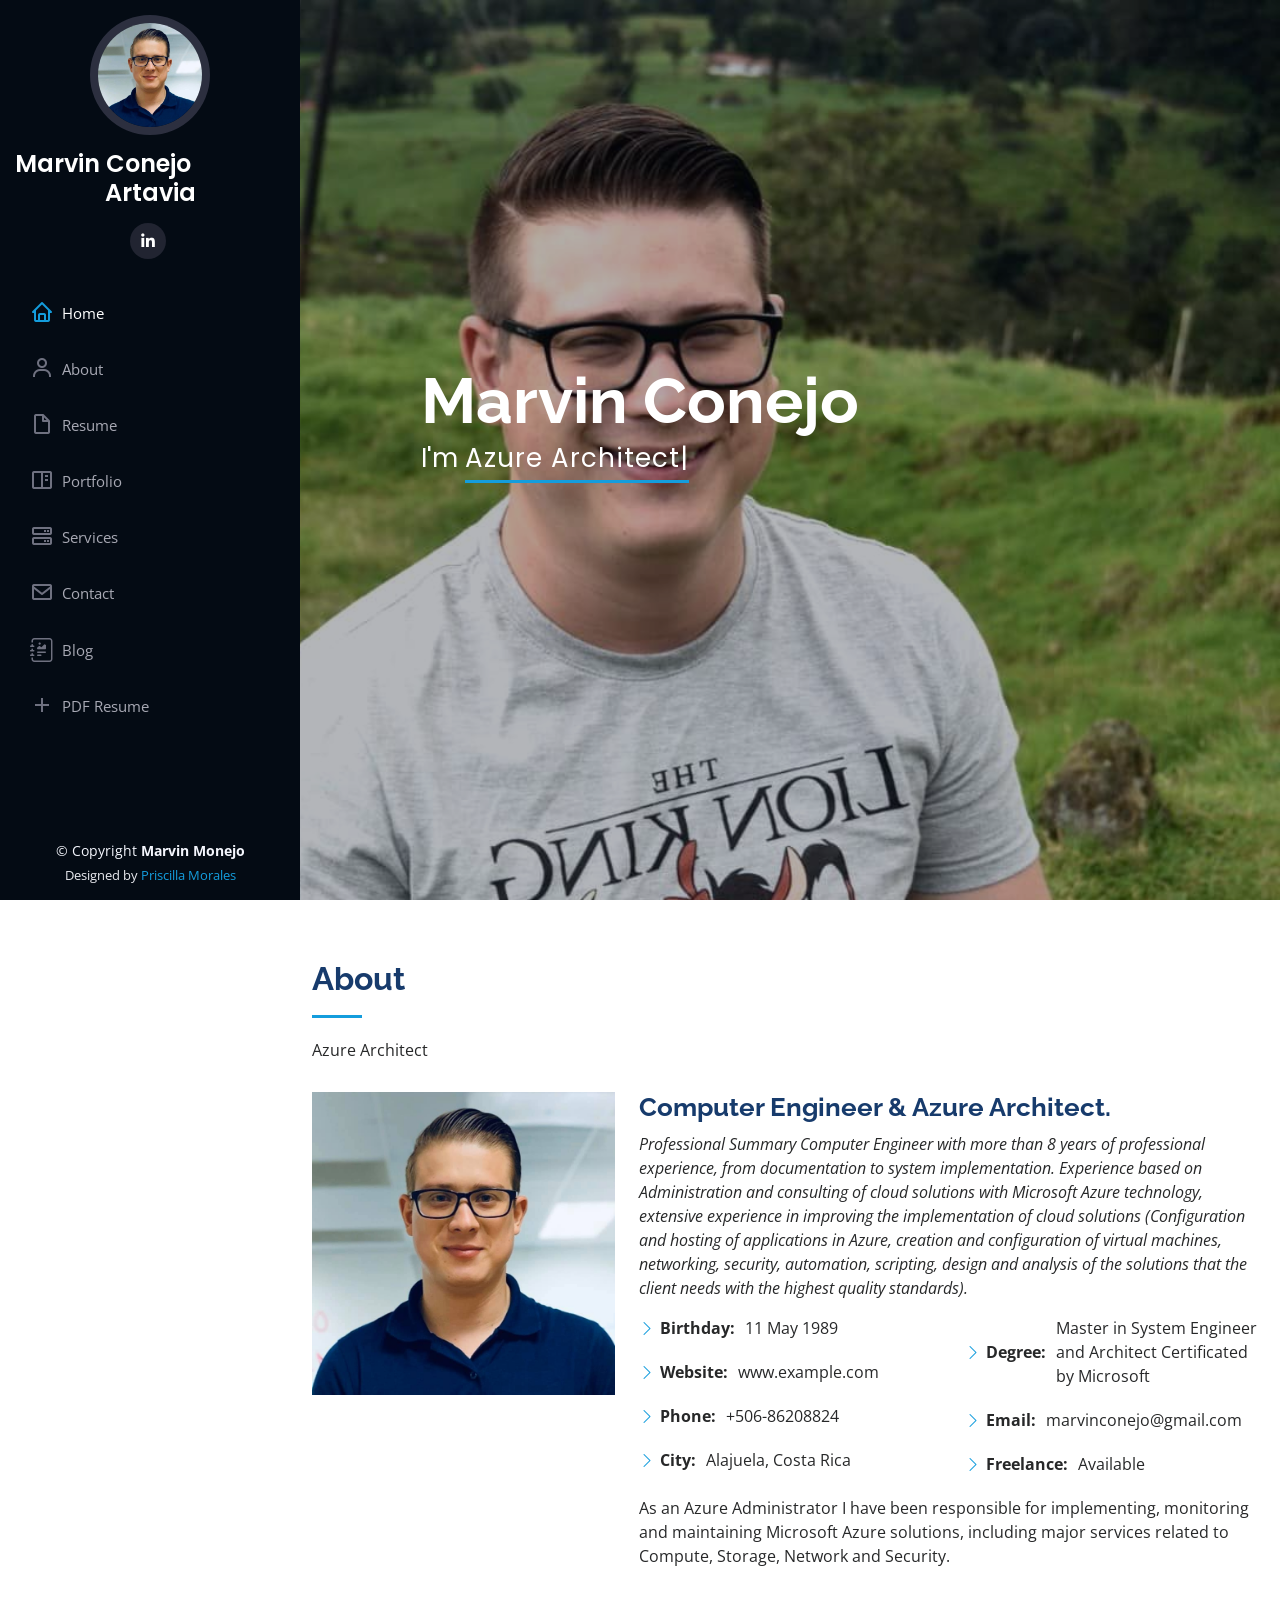
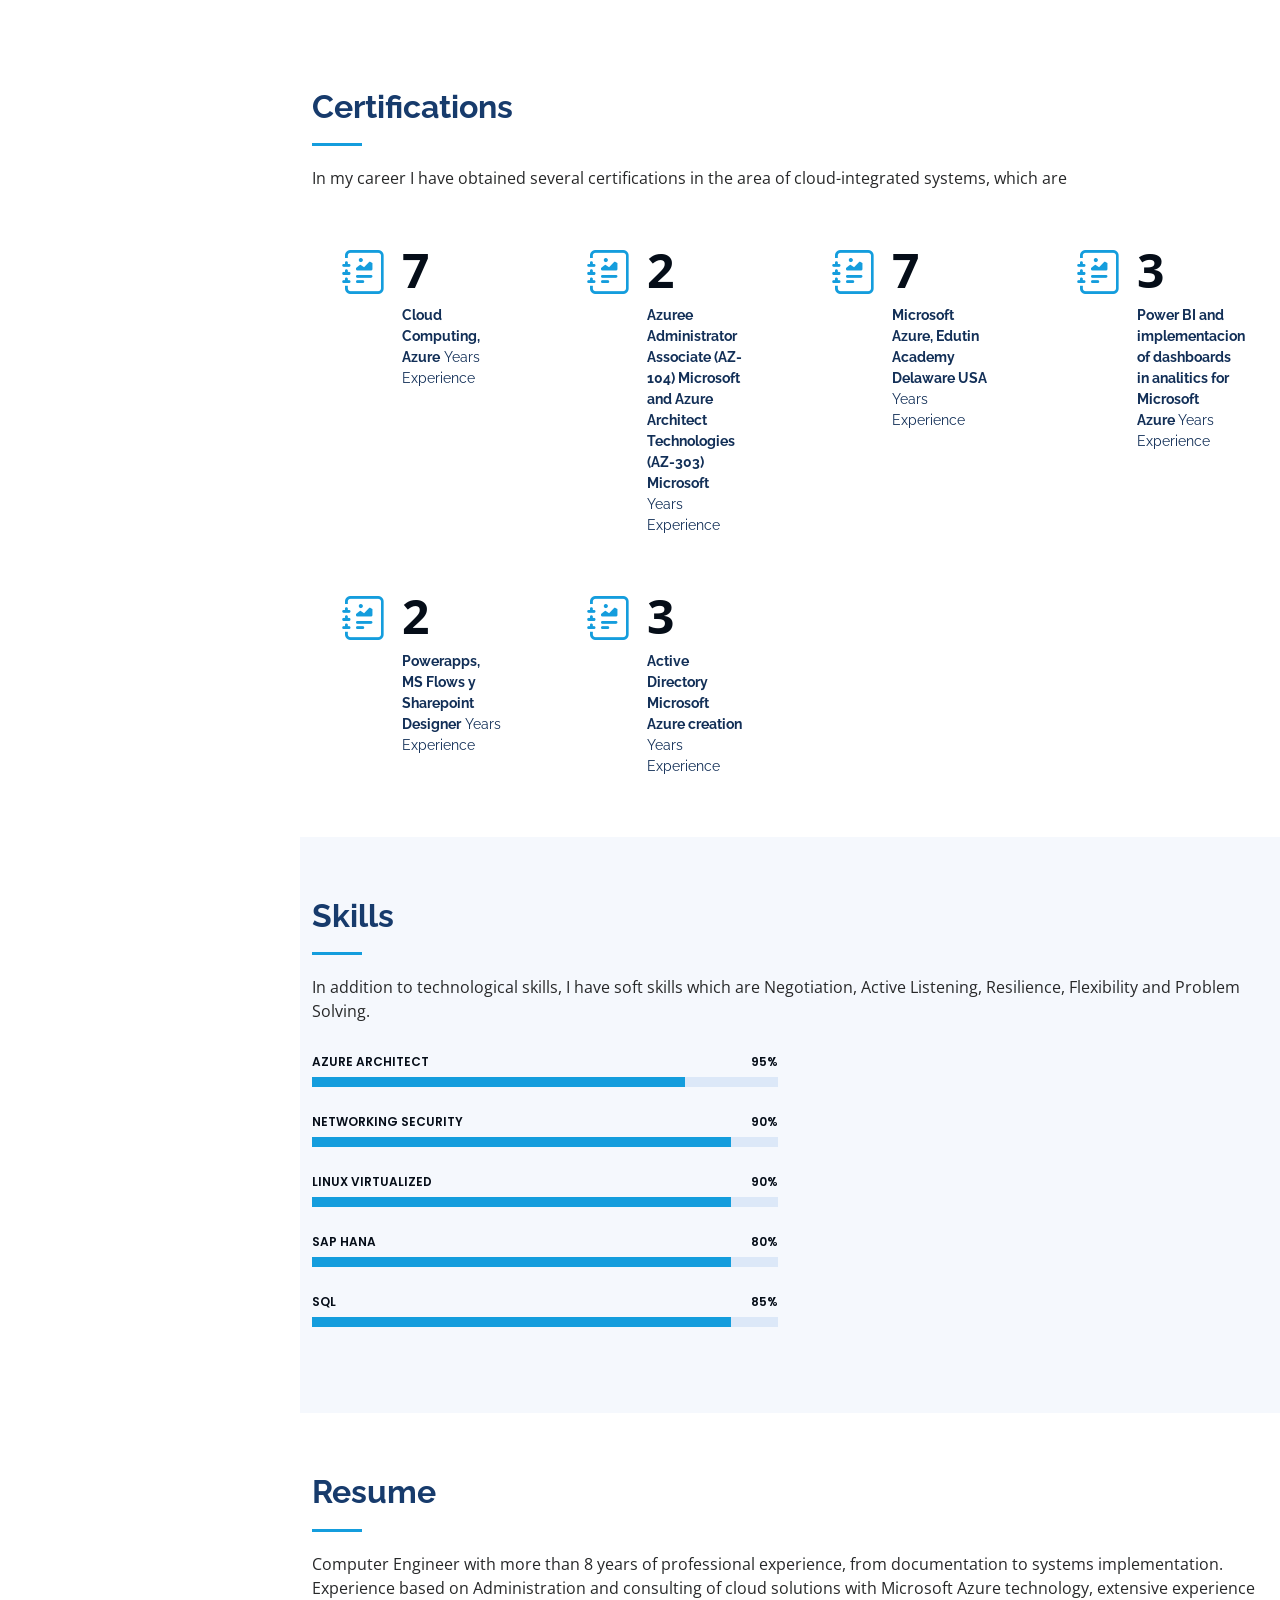
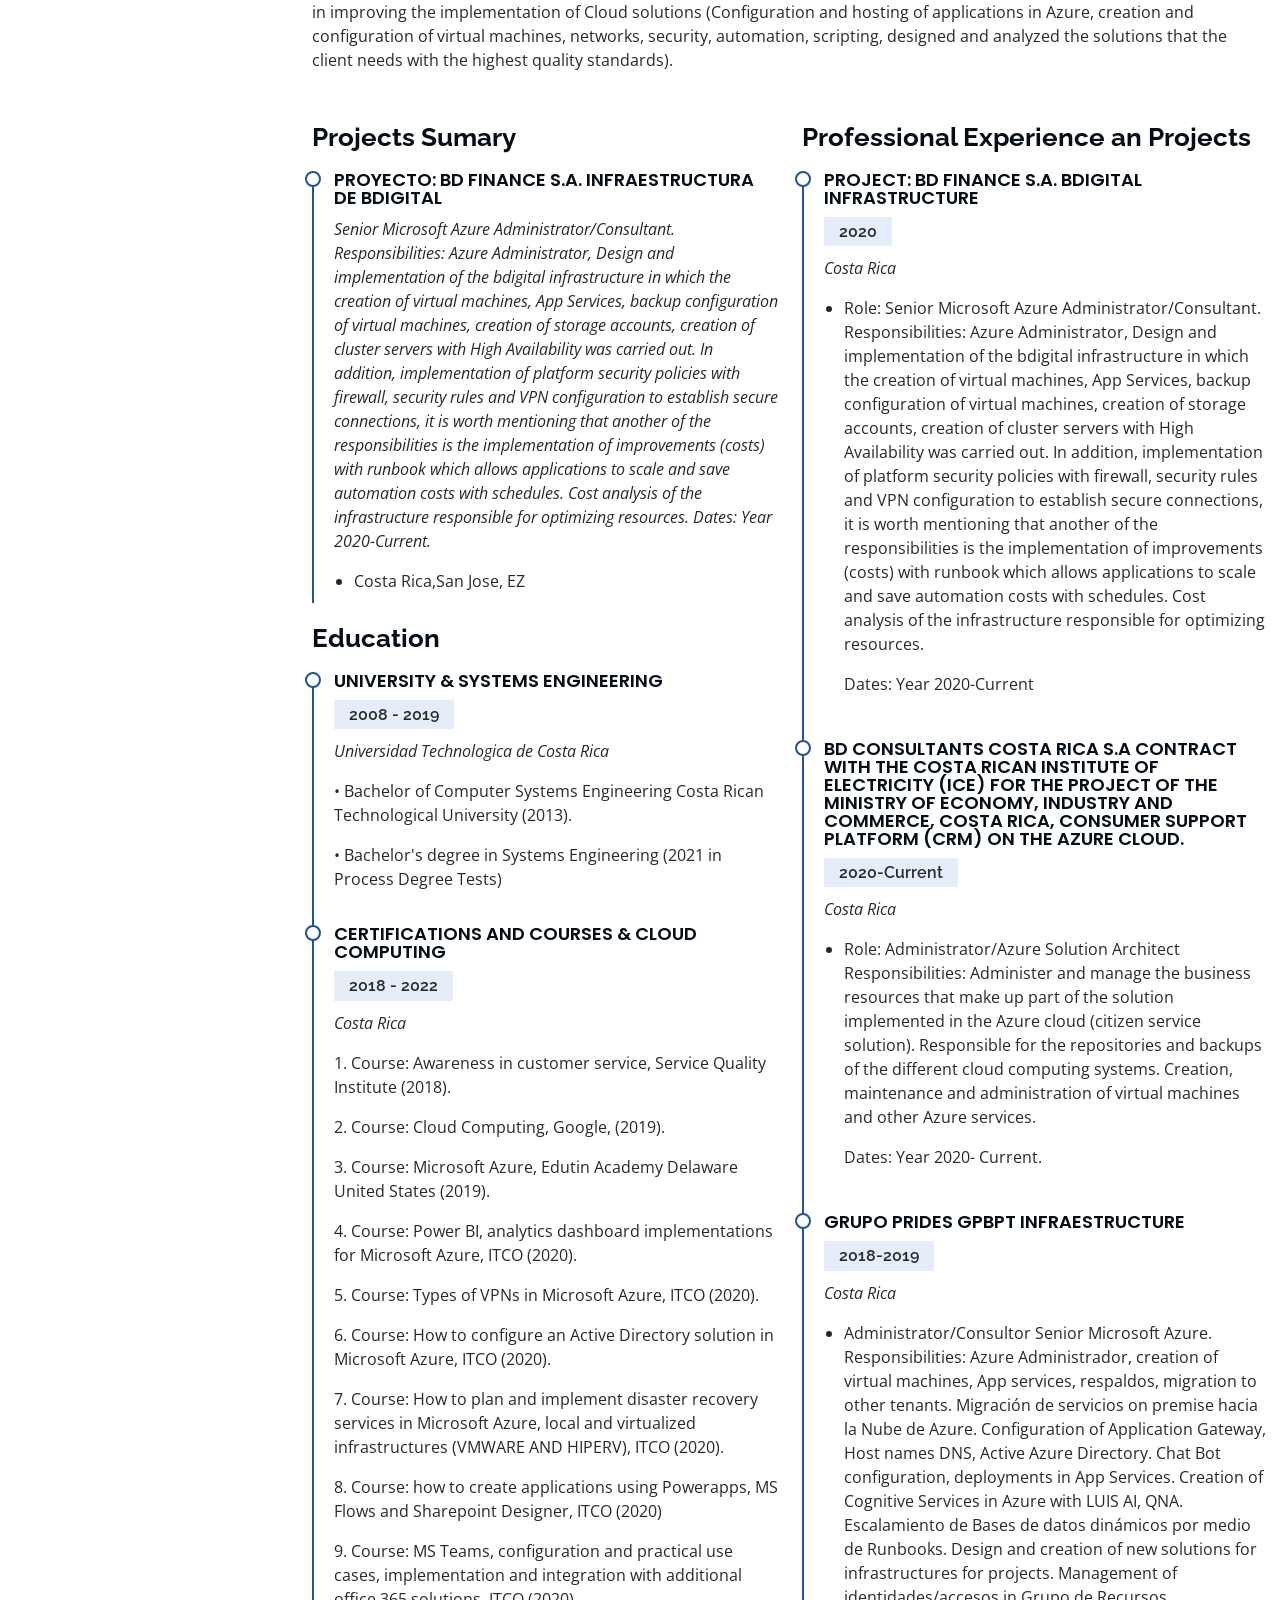
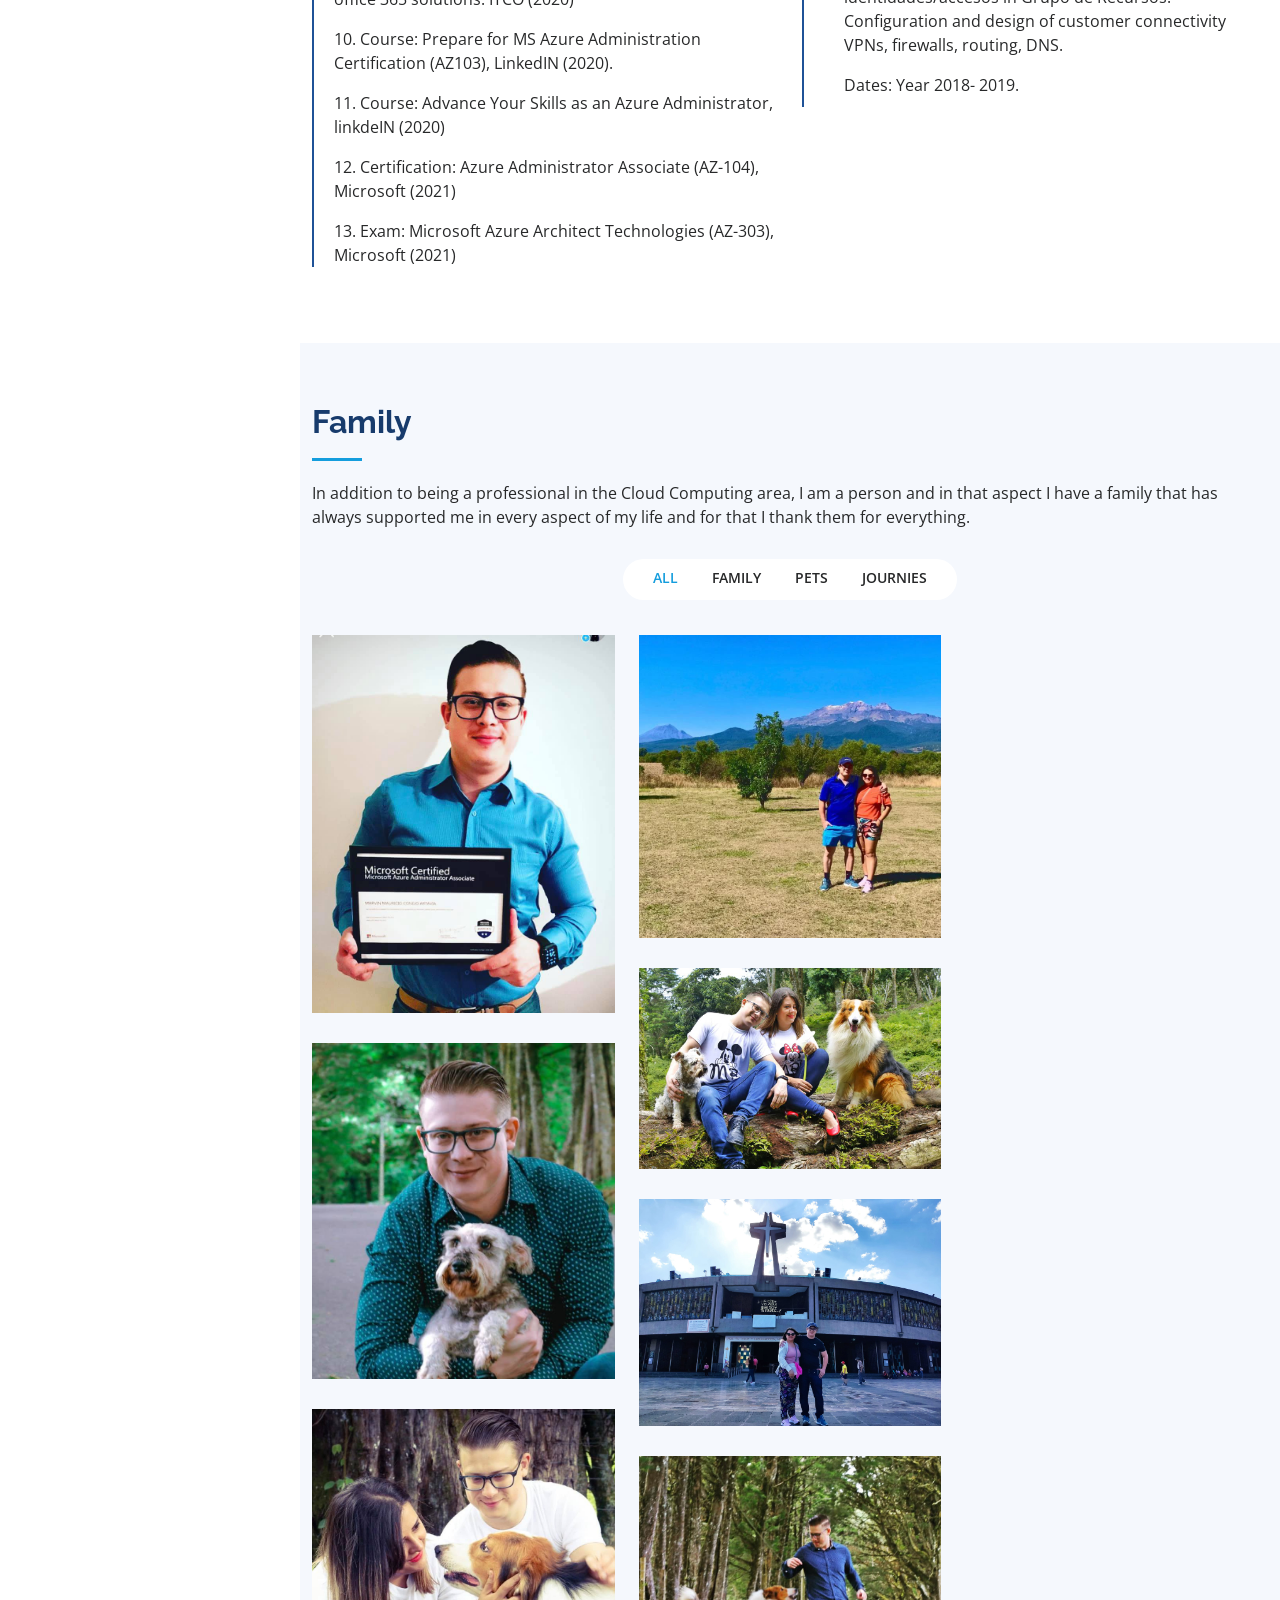
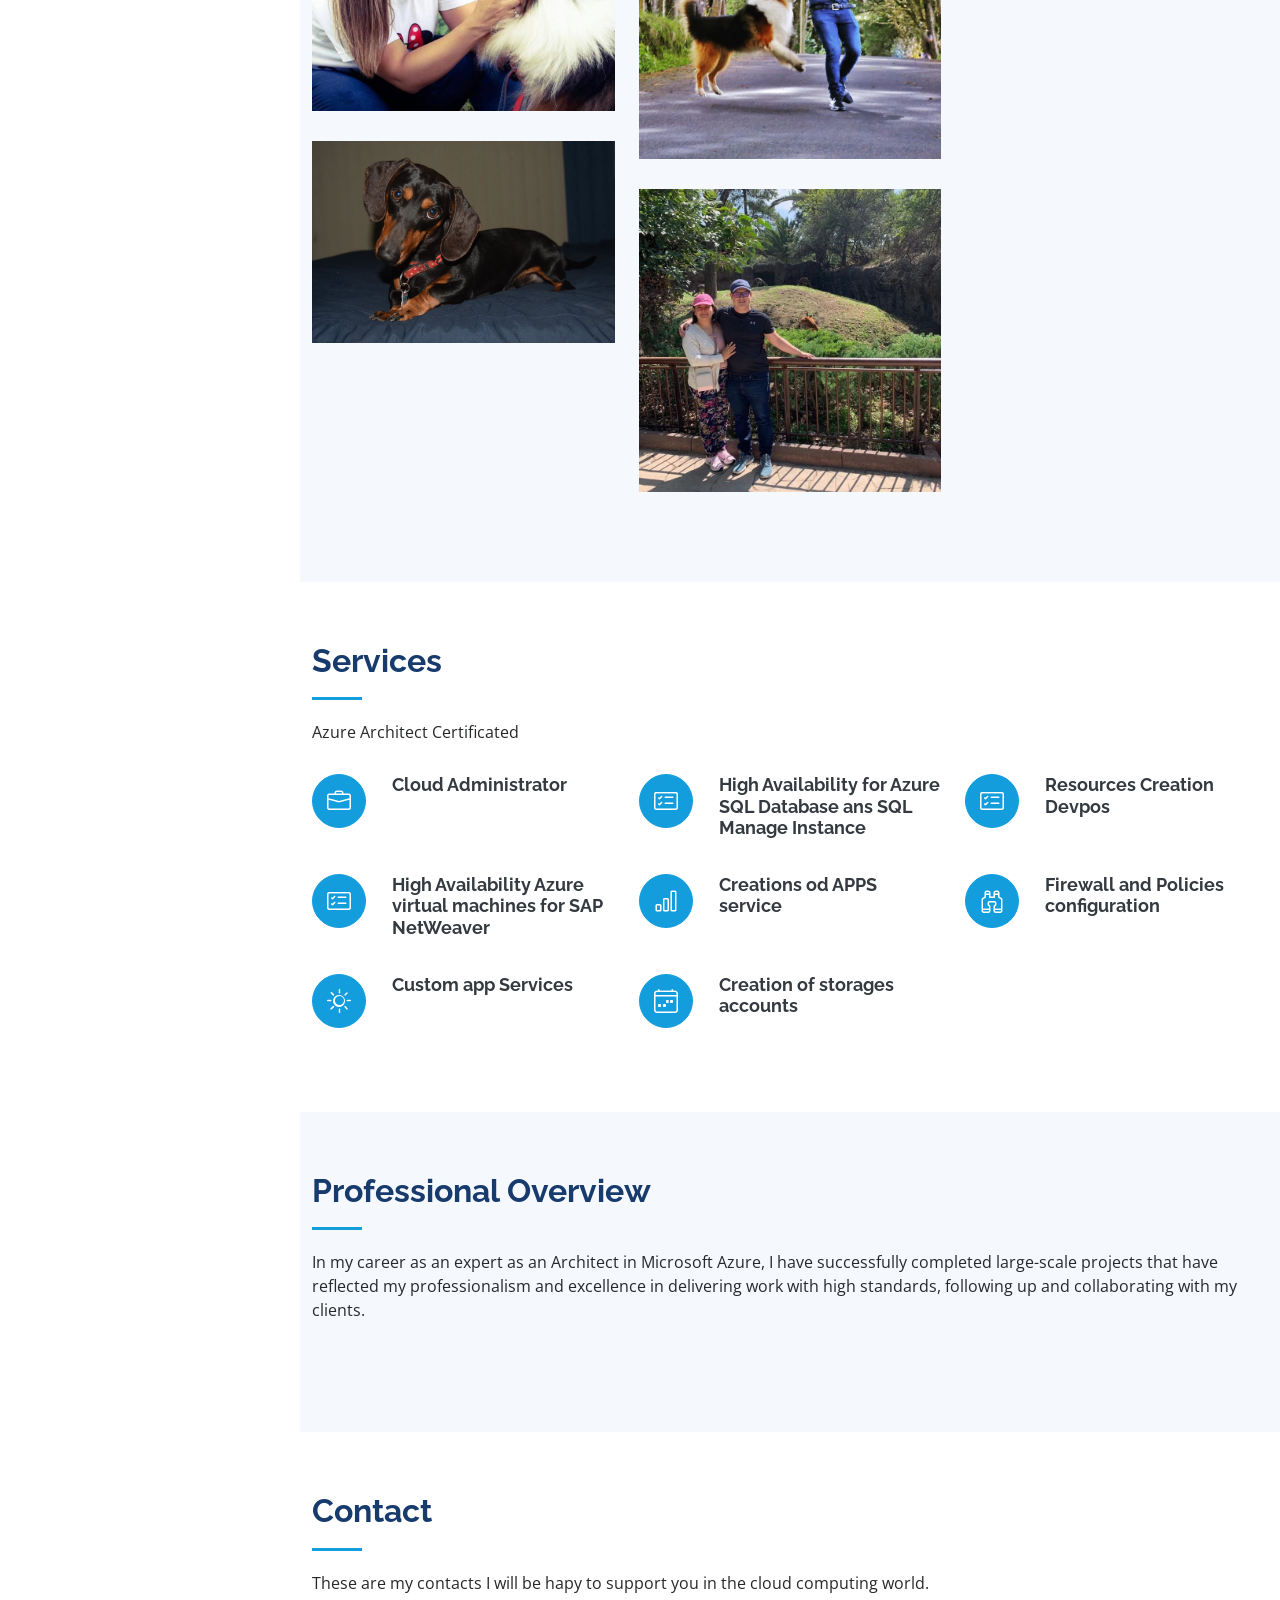
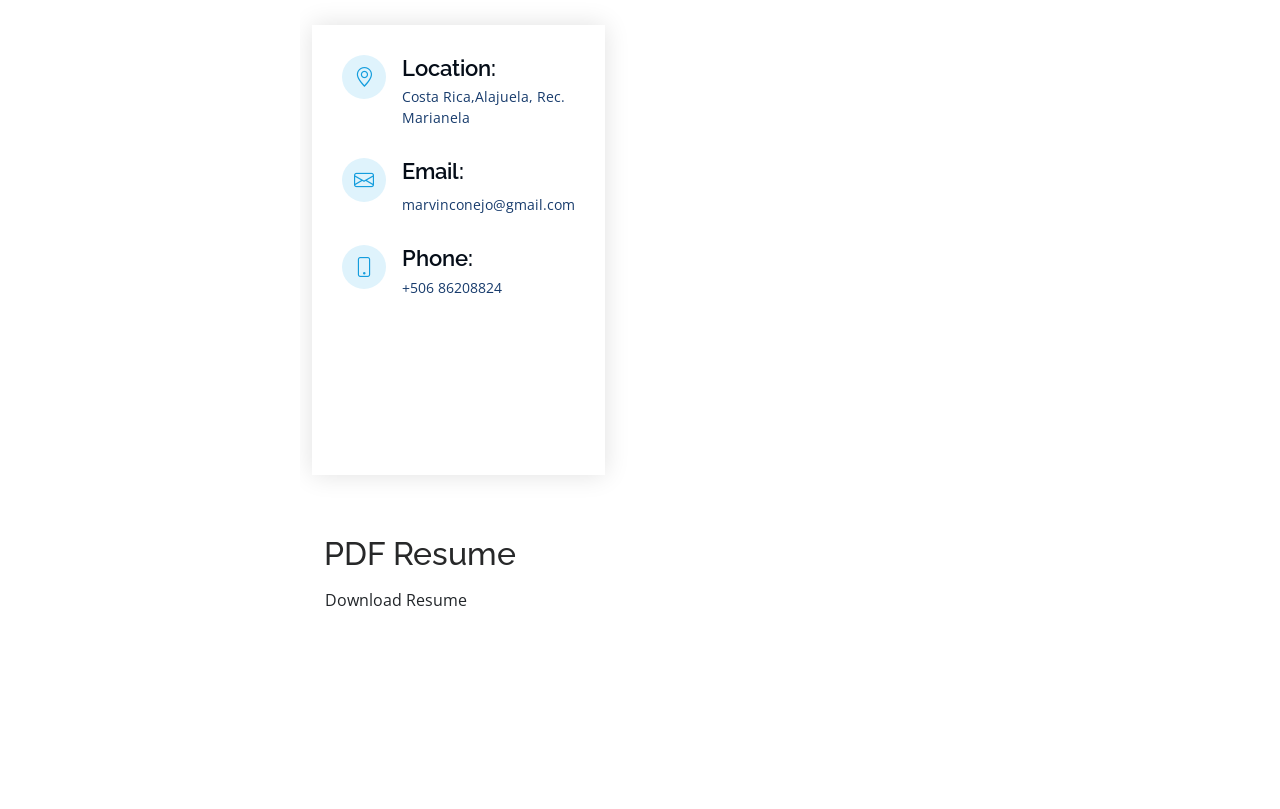
<file: index.html>
<!DOCTYPE html>
<html lang="en">

<head>
  <meta charset="utf-8">
  <meta content="width=device-width, initial-scale=1.0" name="viewport">

  <title>Marvin Conejo</title>
  <meta content="" name="Azure">
  <meta content="" name="Microsoft">
  <meta content="" name="Azure Consultant">
  <meta content="" name="Micosoft Azure Consultant">
  <meta content="" name="Cloud">
  <meta content="" name="Networking">
  <meta content="" name="Architect">
  <meta content="" name="Systems">
  <meta content="" name="Expert Multi cloud">





  <!-- Favicons -->
  <link href="assets/img/favicon.png" rel="icon">
  <link href="assets/img/apple-touch-icon.png" rel="apple-touch-icon">

  <!-- Google Fonts -->
  <link href="https://fonts.googleapis.com/css?family=Open+Sans:300,300i,400,400i,600,600i,700,700i|Raleway:300,300i,400,400i,500,500i,600,600i,700,700i|Poppins:300,300i,400,400i,500,500i,600,600i,700,700i" rel="stylesheet">

  <!-- Vendor CSS Files -->
  <link href="assets/vendor/aos/aos.css" rel="stylesheet">
  <link href="assets/vendor/bootstrap/css/bootstrap.min.css" rel="stylesheet">
  <link href="assets/vendor/bootstrap-icons/bootstrap-icons.css" rel="stylesheet">
  <link href="assets/vendor/boxicons/css/boxicons.min.css" rel="stylesheet">
  <link href="assets/vendor/glightbox/css/glightbox.min.css" rel="stylesheet">
  <link href="assets/vendor/swiper/swiper-bundle.min.css" rel="stylesheet">

  <!-- Template Main CSS File -->
  <link href="assets/css/style.css" rel="stylesheet">

  <!-- =======================================================
  * Template Name: iPortfolio - v3.8.1
  * Template URL: https://bootstrapmade.com/iportfolio-bootstrap-portfolio-websites-template/
  * Author: BootstrapMade.com
  * License: https://bootstrapmade.com/license/
  ======================================================== -->
</head>

<body>

  <!-- ======= Mobile nav toggle button ======= -->
  <i class="bi bi-list mobile-nav-toggle d-xl-none"></i>

  <!-- ======= Header ======= -->
  <header id="header">
    <div class="d-flex flex-column">

      <div class="profile">
        <img src="assets/img/profile-img.jpg" alt="" class="img-fluid rounded-circle">
        <h1 class="text-light"><a href="index.html">Marvin Conejo Artavia</a></h2>
        <div class="social-links mt-3 text-center">
                  <a href="https://www.linkedin.com/in/marvinconejo" class="linkedin"><i class="bx bxl-linkedin"></i></a>
        </div>
      </div>

      <nav id="navbar" class="nav-menu navbar">
        <ul>
          <li><a href="#hero" class="nav-link scrollto active"><i class="bx bx-home"></i> <span>Home</span></a></li>
          <li><a href="#about" class="nav-link scrollto"><i class="bx bx-user"></i> <span>About</span></a></li>
          <li><a href="#resume" class="nav-link scrollto"><i class="bx bx-file-blank"></i> <span>Resume</span></a></li>
          <li><a href="#portfolio" class="nav-link scrollto"><i class="bx bx-book-content"></i> <span>Portfolio</span></a></li>
          <li><a href="#services" class="nav-link scrollto"><i class="bx bx-server"></i> <span>Services</span></a></li>
          <li><a href="#contact" class="nav-link scrollto"><i class="bx bx-envelope"></i> <span>Contact</span></a></li>
          <li><a href="#contact" class="nav-link scrollto"><i class="bx bi-journal-richtext"></i> <span>Blog</span></a></li>
          <li><a href="#contact" class="nav-link scrollto"><i class="bx bx-plus"></i> <span>PDF Resume</span></a></li>
        </ul>
      </nav><!-- .nav-menu -->
    </div>
  </header><!-- End Header -->

  <!-- ======= Hero Section ======= -->
  <section id="hero" class="d-flex flex-column justify-content-center align-items-center">
    <div class="hero-container" data-aos="fade-in">
      <h1>Marvin Conejo </h1>
      <p>I'm <span class="typed" data-typed-items="Azure Architect,Multi Cloud Administrator,Network 
        security Expert, Consultant and Cloud Administrator "></span></p>
    </div>
  </section><!-- End Hero -->

  <main id="main">

    <!-- ======= About Section ======= -->
    <section id="about" class="about">
      <div class="container">

        <div class="section-title">
          <h2>About</h2>
          <p>Azure Architect</p>
        </div>

        <div class="row">
          <div class="col-lg-4" data-aos="fade-right">
            <img src="assets/img/profile-img.jpg" class="img-fluid" alt="">
          </div>
          <div class="col-lg-8 pt-4 pt-lg-0 content" data-aos="fade-left">
            <h3>Computer Engineer  &amp; Azure Architect.</h3>
            <p class="fst-italic">
              Professional Summary	
Computer Engineer with more than 8 years of professional experience, from documentation to system implementation. Experience based on Administration and consulting of cloud solutions with Microsoft Azure technology, extensive experience in improving the implementation of cloud solutions (Configuration and hosting of applications in Azure, creation and configuration of virtual machines, networking, security, automation, scripting, design and analysis of the solutions that the client needs with the highest quality standards). 


            </p>
            <div class="row">
              <div class="col-lg-6">
                <ul>
                  <li><i class="bi bi-chevron-right"></i> <strong>Birthday:</strong> <span>11 May 1989</span></li>
                  <li><i class="bi bi-chevron-right"></i> <strong>Website:</strong> <span>www.example.com</span></li>
                  <li><i class="bi bi-chevron-right"></i> <strong>Phone:</strong> <span>+506-86208824</span></li>
                  <li><i class="bi bi-chevron-right"></i> <strong>City:</strong> <span>Alajuela, Costa Rica</span></li>
                </ul>
              </div>
              <div class="col-lg-6">
                <ul>
                  <li><i class="bi bi-chevron-right"></i> <strong>Degree:</strong> <span> Master in System Engineer and Architect Certificated by Microsoft</span></li>
                  <li><i class="bi bi-chevron-right"></i> <strong>Email:</strong> <span>marvinconejo@gmail.com</span></li>
                  <li><i class="bi bi-chevron-right"></i> <strong>Freelance:</strong> <span>Available</span></li>
                </ul>
              </div>
            </div>
            <p>
             As an Azure Administrator I have been responsible for implementing, monitoring and maintaining Microsoft Azure solutions, including major services related to Compute, Storage, Network and Security.
            </p>
          </div>
        </div>

      </div>
    </section><!-- End About Section -->

    <!-- ======= Facts Section ======= -->
    <section id="facts" class="facts">
      <div class="container">

        <div class="section-title">
          <h2>Certifications </h2>
          <p>In my career I have obtained several certifications in the area of cloud-integrated systems, which are</p>
        </div>

        <div class="row no-gutters">

        

          <div class="col-lg-3 col-md-6 d-md-flex align-items-md-stretch" data-aos="fade-up" data-aos-delay="100">
            <div class="count-box">
              <i class="bi bi-journal-richtext"></i>
              <span data-purecounter-start="0" data-purecounter-end="11" data-purecounter-duration="2" class="purecounter"></span>
              <p><strong>Cloud Computing, Azure</strong> Years Experience</p>
            </div>
          </div>

          <div class="col-lg-3 col-md-6 d-md-flex align-items-md-stretch" data-aos="fade-up" data-aos-delay="100">
            <div class="count-box">
              <i class="bi bi-journal-richtext"></i>
              <span data-purecounter-start="0" data-purecounter-end="4" data-purecounter-duration="2" class="purecounter"></span>
              <p><strong> Azuree Administrator Associate (AZ-104) Microsoft and Azure Architect Technologies (AZ-303) Microsoft</strong> Years Experience</p>
            </div>
          </div>
          
          <div class="col-lg-3 col-md-6 d-md-flex align-items-md-stretch" data-aos="fade-up" data-aos-delay="100">
            <div class="count-box">
              <i class="bi bi-journal-richtext"></i>
              <span data-purecounter-start="0" data-purecounter-end="11" data-purecounter-duration="2" class="purecounter"></span>
              <p><strong>Microsoft Azure, Edutin Academy Delaware USA</strong> Years Experience</p>
            </div>
          </div>

          <div class="col-lg-3 col-md-6 d-md-flex align-items-md-stretch" data-aos="fade-up" data-aos-delay="100">
            <div class="count-box">
              <i class="bi bi-journal-richtext"></i>
              <span data-purecounter-start="0" data-purecounter-end="5" data-purecounter-duration="2" class="purecounter"></span>
              <p><strong>Power BI and implementacion of dashboards in analitics for Microsoft Azure </strong> Years Experience</p>
            </div>
          </div>

          <div class="col-lg-3 col-md-6 d-md-flex align-items-md-stretch" data-aos="fade-up" data-aos-delay="100">
            <div class="count-box">
              <i class="bi bi-journal-richtext"></i>
              <span data-purecounter-start="0" data-purecounter-end="4" data-purecounter-duration="2" class="purecounter"></span>
              <p><strong>Powerapps, MS Flows y Sharepoint Designer</strong> Years Experience</p>
            </div>
          </div>

          
          <div class="col-lg-3 col-md-6 d-md-flex align-items-md-stretch" data-aos="fade-up" data-aos-delay="100">
            <div class="count-box">
              <i class="bi bi-journal-richtext"></i>
              <span data-purecounter-start="0" data-purecounter-end="5" data-purecounter-duration="2" class="purecounter"></span>
              <p><strong>Active Directory Microsoft Azure creation</strong> Years Experience</p>
            </div>


            
           
            </div>
          </div>

        </div>

      </div>
    </section><!-- End Facts Section -->

    <!-- ======= Skills Section ======= -->
    <section id="skills" class="skills section-bg">
      <div class="container">

        <div class="section-title">
          <h2>Skills</h2>
          <p>In addition to technological skills, I have soft skills which are Negotiation, Active Listening, Resilience, Flexibility and Problem Solving.</p>
        </div>

        <div class="row skills-content">

          <div class="col-lg-6" data-aos="fade-up">

            <div class="progress">
              <span class="skill">Azure Architect <i class="val">95%</i></span>
              <div class="progress-bar-wrap">
                <div class="progress-bar" role="progressbar" aria-valuenow="80" aria-valuemin="0" aria-valuemax="100"></div>
              </div>
            </div>

            <div class="progress">
              <span class="skill">Networking Security <i class="val">90%</i></span>
              <div class="progress-bar-wrap">
                <div class="progress-bar" role="progressbar" aria-valuenow="90" aria-valuemin="0" aria-valuemax="100"></div>
              </div>
            </div>

            <div class="progress">
              <span class="skill">Linux Virtualized <i class="val">90%</i></span>
              <div class="progress-bar-wrap">
                <div class="progress-bar" role="progressbar" aria-valuenow="90" aria-valuemin="0" aria-valuemax="100"></div>
              </div>
            </div>

            <div class="progress">
              <span class="skill">SAP Hana<i class="val">80%</i></span>
              <div class="progress-bar-wrap">
                <div class="progress-bar" role="progressbar" aria-valuenow="90" aria-valuemin="0" aria-valuemax="100"></div>
              </div>
            </div>

            <div class="progress">
              <span class="skill">SQL<i class="val">85%</i></span>
              <div class="progress-bar-wrap">
                <div class="progress-bar" role="progressbar" aria-valuenow="90" aria-valuemin="0" aria-valuemax="100"></div>
              </div>
            </div>
          </div>

          <div class="col-lg-6" data-aos="fade-up" data-aos-delay="100">

            </div>

          </div>

        </div>

      </div>
    </section><!-- End Skills Section -->

    <!-- ======= Resume Section ======= -->
    <section id="resume" class="resume">
      <div class="container">

        <div class="section-title">
          <h2>Resume</h2>
          <p>Computer Engineer with more than 8 years of professional experience, from documentation to systems implementation. Experience based on Administration and consulting of cloud solutions with Microsoft Azure technology, extensive experience in improving the implementation of Cloud solutions (Configuration and hosting of applications in Azure, creation and configuration of virtual machines, networks, security, automation, scripting, designed and analyzed the solutions that the client needs with the highest quality standards).</p>
        </div>

        <div class="row">
          <div class="col-lg-6" data-aos="fade-up">
            <h3 class="resume-title"> Projects Sumary</h3>
            <div class="resume-item pb-0">
              <h4>
                Proyecto:  BD Finance S.A.            
                Infraestructura de bdigital</h4>
              <p><em>Senior Microsoft Azure Administrator/Consultant.
                Responsibilities: Azure Administrator, Design and implementation of the bdigital infrastructure in which the creation of virtual machines, App Services, backup configuration of virtual machines, creation of storage accounts, creation of cluster servers with High Availability was carried out. In addition, implementation of platform security policies with firewall, security rules and VPN configuration to establish secure connections, it is worth mentioning that another of the responsibilities is the implementation of improvements (costs) with runbook which allows applications to scale and save automation costs with schedules. Cost analysis of the infrastructure responsible for optimizing resources.
                 
                Dates: Year 2020-Current.</em></p>
              <ul>
                <li>Costa Rica,San Jose, EZ</li>
                
              </ul>
            </div>

            <h3 class="resume-title">Education</h3>
            <div class="resume-item">
              <h4>University &amp; Systems Engineering </h4>
              <h5>2008 - 2019</h5>
              <p><em>Universidad Technologica de Costa Rica</em></p>
              <p>• Bachelor of Computer Systems Engineering Costa Rican Technological University (2013).
              <p>• Bachelor's degree in Systems Engineering (2021 in Process Degree Tests)</p>
            </div>
            <div class="resume-item">
              <h4>Certifications and courses &amp; Cloud Computing</h4>
              <h5>2018 - 2022</h5>
              <p><em>Costa Rica</em></p>
              <p>1. Course: Awareness in customer service, Service Quality Institute (2018).
              <p>2. Course: Cloud Computing, Google, (2019).
              <P>3. Course: Microsoft Azure, Edutin Academy Delaware United States (2019).
              <p>4. Course: Power BI, analytics dashboard implementations for Microsoft Azure, ITCO (2020).
              <p>5. Course: Types of VPNs in Microsoft Azure, ITCO (2020).
              <p>6. Course: How to configure an Active Directory solution in Microsoft Azure, ITCO (2020).
              <P>7. Course: How to plan and implement disaster recovery services in Microsoft Azure, local and virtualized infrastructures (VMWARE AND HIPERV), ITCO (2020).
              <p>8. Course: how to create applications using Powerapps, MS Flows and Sharepoint Designer, ITCO (2020)
              <P>9. Course: MS Teams, configuration and practical use cases, implementation and integration with additional office 365 solutions. ITCO (2020)
              <P>10. Course: Prepare for MS Azure Administration Certification (AZ103), LinkedIN (2020).
              <p>11. Course: Advance Your Skills as an Azure Administrator, linkdeIN (2020)
              <p>12. Certification: Azure Administrator Associate (AZ-104), Microsoft (2021)
              <p>13. Exam: Microsoft Azure Architect Technologies (AZ-303), Microsoft (2021)</p>
            </div>
          </div>
          <div class="col-lg-6" data-aos="fade-up" data-aos-delay="100">
            <h3 class="resume-title">Professional Experience an Projects</h3>
            <div class="resume-item">
              <h4>Project: BD Finance S.A.
                bdigital infrastructure</h4>
              <h5>2020 </h5>
              <p><em>Costa Rica </em></p>
              <ul>
                <li>Role: Senior Microsoft Azure Administrator/Consultant.
                  Responsibilities: Azure Administrator, Design and implementation of the bdigital infrastructure in which the creation of virtual machines, App Services, backup configuration of virtual machines, creation of storage accounts, creation of cluster servers with High Availability was carried out. In addition, implementation of platform security policies with firewall, security rules and VPN configuration to establish secure connections, it is worth mentioning that another of the responsibilities is the implementation of improvements (costs) with runbook which allows applications to scale and save automation costs with schedules. Cost analysis of the infrastructure responsible for optimizing resources.
                   
                  <p></p>Dates: Year 2020-Current</li>
                
              </ul>
            </div>
            <div class="resume-item">
              <h4>BD Consultants Costa Rica S.A
                Contract with the Costa Rican Institute of Electricity (ICE) for the project of the Ministry of Economy, Industry and Commerce, Costa Rica, Consumer Support Platform (CRM) on the Azure cloud.</h4>
              <h5> 2020-Current</h5>
              <p><em>Costa Rica</em></p>
              <ul>
                <li>Role: Administrator/Azure Solution Architect
                  Responsibilities: Administer and manage the business resources that make up part of the solution implemented in the Azure cloud (citizen service solution). Responsible for the repositories and backups of the different
                  cloud computing systems. Creation, maintenance and administration of virtual machines and other Azure services.
                  
                 <p></p>Dates: Year 2020- Current.</li>


                </ul>
              </div>
              <div class="resume-item">
                <h4>Grupo Prides
                 GPBPT Infraestructure</h4>
                <h5> 2018-2019</h5>
                <p><em>Costa Rica</em></p>
                <ul>
                  <li>Administrator/Consultor Senior Microsoft Azure.
                    Responsibilities: Azure Administrador, creation of virtual machines, App services, respaldos, migration to other tenants. Migración de servicios on premise hacia la Nube de Azure. Configuration of Application Gateway, Host names DNS, Active Azure Directory.
                                                        Chat Bot configuration, deployments in App Services. Creation of Cognitive Services in Azure with LUIS AI, QNA. Escalamiento de Bases de datos dinámicos por medio de Runbooks.
                                                        Design and creation of new solutions for infrastructures for projects. Management of identidades/accesos in Grupo de Recursos. Configuration and design of customer connectivity VPNs, firewalls, routing, DNS.
                    
                   <p></p>Dates: Year 2018- 2019.</li>
              </ul>
            </div>
          </div>
        </div>

      </div>
    </section><!-- End Resume Section -->

    <!-- ======= Portfolio Section ======= -->
    <section id="portfolio" class="portfolio section-bg">
      <div class="container">

        <div class="section-title">
          <h2>Family</h2>
          <p>In addition to being a professional in the Cloud Computing area, I am a person and in that aspect I have a family that has always supported me in every aspect of my life and for that I thank them for everything.</p>
        </div>

        <div class="row" data-aos="fade-up">
          <div class="col-lg-12 d-flex justify-content-center">
            <ul id="portfolio-flters">
              <li data-filter="*" class="filter-active">All</li>
              <li data-filter=".filter-app">Family</li>
              <li data-filter=".filter-card">Pets</li>
              <li data-filter=".filter-web">Journies</li>
            </ul>
          </div>


        <div class="row portfolio-container" data-aos="fade-up" data-aos-delay="100">

          <div class="col-lg-4 col-md-6 portfolio-item filter-app">
            <div class="portfolio-wrap">
              <img src="assets/img/portfolio/portfolio-1.jpg" class="img-fluid" alt="">
              <div class="portfolio-links">
                <a href="assets/img/portfolio/portfolio-1.jpg" data-gallery="portfolioGallery" class="portfolio-lightbox" title="App 1"><i class="bx bx-plus"></i></a>
                <a href="portfolio-details.html" title="More Details"><i class="bx bx-link"></i></a>
              </div>
            </div>
          </div>

          <div class="col-lg-4 col-md-6 portfolio-item filter-web">
            <div class="portfolio-wrap">
              <img src="assets/img/portfolio/portfolio-2.jpg" class="img-fluid" alt="">
              <div class="portfolio-links">
                <a href="assets/img/portfolio/portfolio-2.jpg" data-gallery="portfolioGallery" class="portfolio-lightbox" title="Web 3"><i class="bx bx-plus"></i></a>
                <a href="portfolio-details.html" title="More Details"><i class="bx bx-link"></i></a>
              </div>
            </div>
          </div>

          <div class="col-lg-4 col-md-6 portfolio-item filter-app">
            <div class="portfolio-wrap">
              <img src="assets/img/portfolio/portfolio-3.jpg" class="img-fluid" alt="">
              <div class="portfolio-links">
                <a href="assets/img/portfolio/portfolio-3.jpg" data-gallery="portfolioGallery" class="portfolio-lightbox" title="App 2"><i class="bx bx-plus"></i></a>
                <a href="portfolio-details.html" title="More Details"><i class="bx bx-link"></i></a>
              </div>
            </div>
          </div>

          <div class="col-lg-4 col-md-6 portfolio-item filter-card">
            <div class="portfolio-wrap">
              <img src="assets/img/portfolio/portfolio-4.jpg" class="img-fluid" alt="">
              <div class="portfolio-links">
                <a href="assets/img/portfolio/portfolio-4.jpg" data-gallery="portfolioGallery" class="portfolio-lightbox" title="Card 2"><i class="bx bx-plus"></i></a>
                <a href="portfolio-details.html" title="More Details"><i class="bx bx-link"></i></a>
              </div>
            </div>
          </div>

          <div class="col-lg-4 col-md-6 portfolio-item filter-web">
            <div class="portfolio-wrap">
              <img src="assets/img/portfolio/portfolio-5.jpg" class="img-fluid" alt="">
              <div class="portfolio-links">
                <a href="assets/img/portfolio/portfolio-5.jpg" data-gallery="portfolioGallery" class="portfolio-lightbox" title="Web 2"><i class="bx bx-plus"></i></a>
                <a href="portfolio-details.html" title="More Details"><i class="bx bx-link"></i></a>
              </div>
            </div>
          </div>

          <div class="col-lg-4 col-md-6 portfolio-item filter-app">
            <div class="portfolio-wrap">
              <img src="assets/img/portfolio/portfolio-6.jpg" class="img-fluid" alt="">
              <div class="portfolio-links">
                <a href="assets/img/portfolio/portfolio-6.jpg" data-gallery="portfolioGallery" class="portfolio-lightbox" title="App 3"><i class="bx bx-plus"></i></a>
                <a href="portfolio-details.html" title="More Details"><i class="bx bx-link"></i></a>
              </div>
            </div>
          </div>

          <div class="col-lg-4 col-md-6 portfolio-item filter-card">
            <div class="portfolio-wrap">
              <img src="assets/img/portfolio/portfolio-7.jpg" class="img-fluid" alt="">
              <div class="portfolio-links">
                <a href="assets/img/portfolio/portfolio-7.jpg" data-gallery="portfolioGallery" class="portfolio-lightbox" title="Card 1"><i class="bx bx-plus"></i></a>
                <a href="portfolio-details.html" title="More Details"><i class="bx bx-link"></i></a>
              </div>
            </div>
          </div>

          <div class="col-lg-4 col-md-6 portfolio-item filter-card">
            <div class="portfolio-wrap">
              <img src="assets/img/portfolio/portfolio-8.jpg" class="img-fluid" alt="">
              <div class="portfolio-links">
                <a href="assets/img/portfolio/portfolio-8.jpg" data-gallery="portfolioGallery" class="portfolio-lightbox" title="Card 3"><i class="bx bx-plus"></i></a>
                <a href="portfolio-details.html" title="More Details"><i class="bx bx-link"></i></a>
              </div>
            </div>
          </div>

          <div class="col-lg-4 col-md-6 portfolio-item filter-web">
            <div class="portfolio-wrap">
              <img src="assets/img/portfolio/portfolio-9.jpg" class="img-fluid" alt="">
              <div class="portfolio-links">
                <a href="assets/img/portfolio/portfolio-9.jpg" data-gallery="portfolioGallery" class="portfolio-lightbox" title="Web 3"><i class="bx bx-plus"></i></a>
                <a href="portfolio-details.html" title="More Details"><i class="bx bx-link"></i></a>
              </div>
            </div>
          </div>

        </div>

      </div>
    </section><!-- End Portfolio Section -->

    <!-- ======= Services Section ======= -->
    <section id="services" class="services">
      <div class="container">

        <div class="section-title">
          <h2>Services</h2>
          <p> Azure Architect Certificated</p>
        </div>

        <div class="row">
          <div class="col-lg-4 col-md-6 icon-box" data-aos="fade-up">
            <div class="icon"><i class="bi bi-briefcase"></i></div>
            <h4 class="title"><a href="">Cloud Administrator</a></h4>
        </div>
          
         <div class="col-lg-4 col-md-6 icon-box" data-aos="fade-up" data-aos-delay="100">
           <div class="icon"><i class="bi bi-card-checklist"></i></div>
            <h4 class="title"><a href="">High Availability for Azure SQL Database ans SQL Manage Instance</a></h4>
        </div>
         
          <div class="col-lg-4 col-md-6 icon-box" data-aos="fade-up" data-aos-delay="100">
            <div class="icon"><i class="bi bi-card-checklist"></i></div>
            <h4 class="title"><a href="">Resources Creation Devpos</a></h4>
        </div>

         <div class="col-lg-4 col-md-6 icon-box" data-aos="fade-up" data-aos-delay="100">
              <div class="icon"><i class="bi bi-card-checklist"></i></div>
              <h4 class="title"><a href="">High Availability Azure virtual machines for SAP NetWeaver </a></h4>
           
          </div>

          <div class="col-lg-4 col-md-6 icon-box" data-aos="fade-up" data-aos-delay="200">
            <div class="icon"><i class="bi bi-bar-chart"></i></div>
            <h4 class="title"><a href="">Creations od APPS service </a></h4>
            
          </div>

          <div class="col-lg-4 col-md-6 icon-box" data-aos="fade-up" data-aos-delay="300">
            <div class="icon"><i class="bi bi-binoculars"></i></div>
            <h4 class="title"><a href="">Firewall and Policies configuration </a></h4>
           
          </div>

          <div class="col-lg-4 col-md-6 icon-box" data-aos="fade-up" data-aos-delay="400">
            <div class="icon"><i class="bi bi-brightness-high"></i></div>
            <h4 class="title"><a href="">Custom app Services</a></h4>
            
          </div>

          <div class="col-lg-4 col-md-6 icon-box" data-aos="fade-up" data-aos-delay="500">
            <div class="icon"><i class="bi bi-calendar4-week"></i></div>
            <h4 class="title"><a href="">Creation of storages accounts</a></h4>
           
          </div>
        </div>

      </div>
    </section><!-- End Services Section -->

    <!-- ======= Testimonials Section ======= -->
    <section id="testimonials" class="testimonials section-bg">
      <div class="container">

        <div class="section-title">
          <h2>Professional Overview</h2>
          <p>In my career as an expert as an Architect in Microsoft Azure, I have successfully completed large-scale projects that have reflected my professionalism and excellence in delivering work with high standards, following up and collaborating with my clients.</p>
        </div>

      
            </div><!-- End testimonial item -->

          </div>
          <div class="swiper-pagination"></div>
        </div>

      </div>
    </section><!-- End Testimonials Section -->

    <!-- ======= Contact Section ======= -->
    <section id="contact" class="contact">
      <div class="container">

        <div class="section-title">
          <h2>Contact</h2>
          <p>These are my contacts I will be hapy to support you in the cloud computing world.</p>
        </div>

        <div class="row" data-aos="fade-in">

          <div class="col-lg-5 d-flex align-items-stretch">
            <div class="info">
              <div class="address">
                <i class="bi bi-geo-alt"></i>
                <h4>Location:</h4>
                <p>Costa Rica,Alajuela, Rec. Marianela </p>
              </div>

              <div class="email">
                <i class="bi bi-envelope"></i>
                <h4>Email:</h4>
                <p>marvinconejo@gmail.com</p>
              </div>

              <div class="phone">
                <i class="bi bi-phone"></i>
                <h4>Phone:</h4>
                <p>+506 86208824</p>
              </div>
            
            </div><iframe src="https://www.google.com/maps/embed?pb=!1m18!1m12!1m3!1d3928.946919392311!2d-84.24098608458664!3d10.021239175416307!2m3!1f0!2f0!3f0!3m2!1i1024!2i768!4f13.1!3m3!1m2!1s0x8fa0f9712411cc4b%3A0xe2afcfc1698d9cd6!2sUrbanizaci%C3%B3n%20Marianela!5e0!3m2!1ses-419!2scr!4v1662571868040!5m2!1ses-419!2scr" width="600" height="450" style="border:0;" allowfullscreen="" loading="lazy" referrerpolicy="no-referrer-when-downgrade"></iframe>
            </div>

         


            <section id="PDF Resume" class="PDF Resume">
              <div class="container">
              
              <h2><b></b>PDF Resume</b></h2>
                       
                    </div>
                    <a class="btn btn-bg-purple" href="../resume/resumemarvinconejo.pdf">Download Resume</a>
                  </div><!-- col-sm-5 -->
                </div><!-- row -->
       

      </div>
    </section><!-- End Contact Section -->

  </main><!-- End #main -->

  <!-- ======= Footer ======= -->
  <footer id="footer">
    <div class="container">
      <div class="copyright">
        &copy; Copyright <strong><span>Marvin Monejo</span></strong>
      </div>
      <div class="credits">
        <!-- All the links in the footer should remain intact. -->
        <!-- You can delete the links only if you purchased the pro version. -->
        <!-- Licensing information: https://bootstrapmade.com/license/ -->
        <!-- Purchase the pro version with working PHP/AJAX contact form: https://bootstrapmade.com/iportfolio-bootstrap-portfolio-websites-template/ -->
        Designed by <a href="https://priscilamorales01.github.io">Priscilla Morales</a>
      </div>
    </div>
  </footer><!-- End  Footer -->

  <a href="#" class="back-to-top d-flex align-items-center justify-content-center"><i class="bi bi-arrow-up-short"></i></a>

  <!-- Vendor JS Files -->
  <script src="assets/vendor/purecounter/purecounter_vanilla.js"></script>
  <script src="assets/vendor/aos/aos.js"></script>
  <script src="assets/vendor/bootstrap/js/bootstrap.bundle.min.js"></script>
  <script src="assets/vendor/glightbox/js/glightbox.min.js"></script>
  <script src="assets/vendor/isotope-layout/isotope.pkgd.min.js"></script>
  <script src="assets/vendor/swiper/swiper-bundle.min.js"></script>
  <script src="assets/vendor/typed.js/typed.min.js"></script>
  <script src="assets/vendor/waypoints/noframework.waypoints.js"></script>
  <script src="assets/vendor/php-email-form/validate.js"></script>

  <!-- Template Main JS File -->
  <script src="assets/js/main.js"></script>

</body>

</html>
</file>
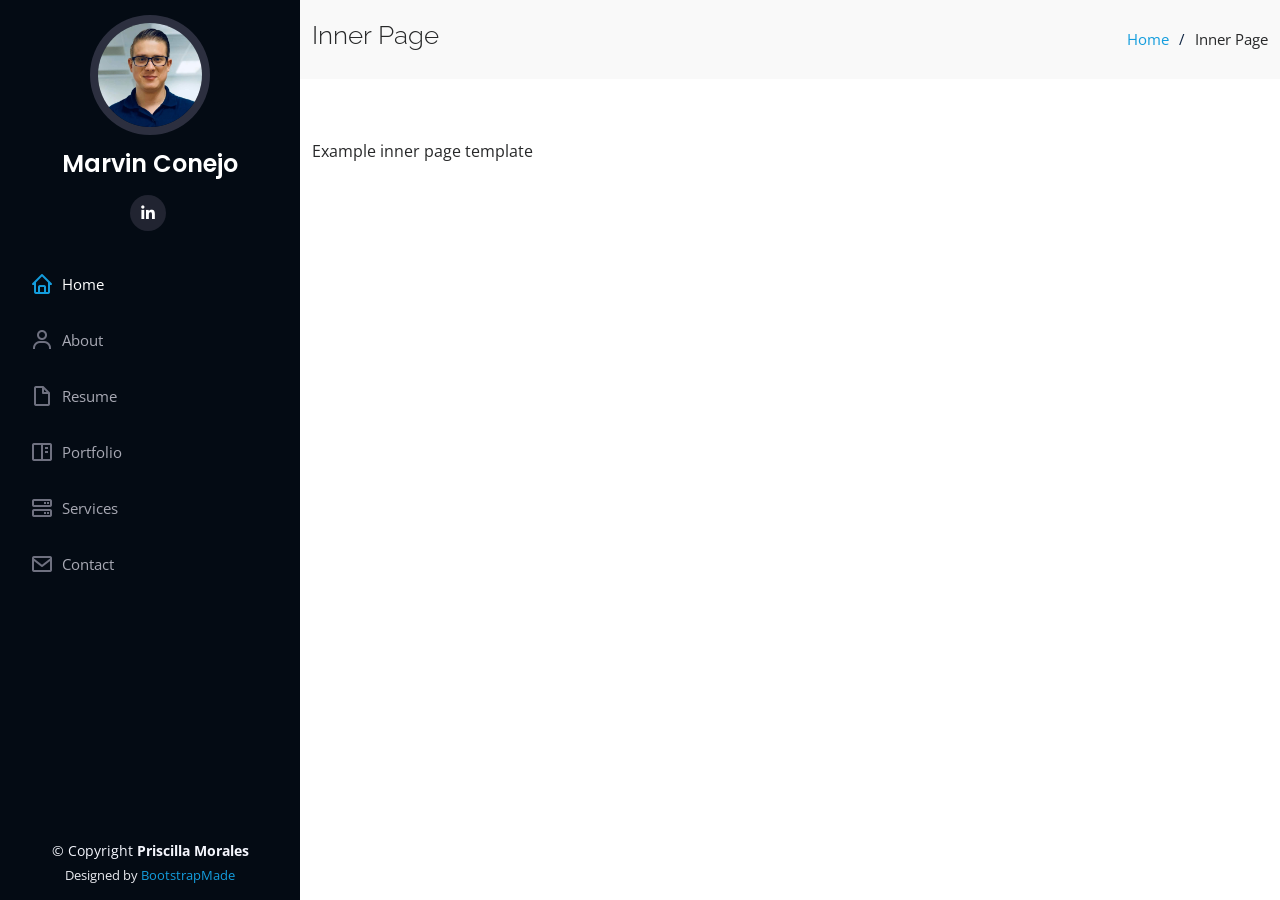
<file: inner-page.html>
<!DOCTYPE html>
<html lang="en">

<head>
  <meta charset="utf-8">
  <meta content="width=device-width, initial-scale=1.0" name="viewport">

  <title>Inner Page - iPortfolio Bootstrap Template</title>
  <meta content="" name="description">
  <meta content="" name="keywords">

  <!-- Favicons -->
  <link href="assets/img/favicon.png" rel="icon">
  <link href="assets/img/apple-touch-icon.png" rel="apple-touch-icon">

  <!-- Google Fonts -->
  <link href="https://fonts.googleapis.com/css?family=Open+Sans:300,300i,400,400i,600,600i,700,700i|Raleway:300,300i,400,400i,500,500i,600,600i,700,700i|Poppins:300,300i,400,400i,500,500i,600,600i,700,700i" rel="stylesheet">

  <!-- Vendor CSS Files -->
  <link href="assets/vendor/aos/aos.css" rel="stylesheet">
  <link href="assets/vendor/bootstrap/css/bootstrap.min.css" rel="stylesheet">
  <link href="assets/vendor/bootstrap-icons/bootstrap-icons.css" rel="stylesheet">
  <link href="assets/vendor/boxicons/css/boxicons.min.css" rel="stylesheet">
  <link href="assets/vendor/glightbox/css/glightbox.min.css" rel="stylesheet">
  <link href="assets/vendor/swiper/swiper-bundle.min.css" rel="stylesheet">

  <!-- Template Main CSS File -->
  <link href="assets/css/style.css" rel="stylesheet">

  <!-- =======================================================
  * Template Name: iPortfolio - v3.8.1
  * Template URL: https://bootstrapmade.com/iportfolio-bootstrap-portfolio-websites-template/
  * Author: BootstrapMade.com
  * License: https://bootstrapmade.com/license/
  ======================================================== -->
</head>

<body>

  <!-- ======= Mobile nav toggle button ======= -->
  <i class="bi bi-list mobile-nav-toggle d-xl-none"></i>

  <!-- ======= Header ======= -->
  <header id="header">
    <div class="d-flex flex-column">

      <div class="profile">
        <img src="assets/img/profile-img.jpg" alt="" class="img-fluid rounded-circle">
        <h1 class="text-light"><a href="index.html">Marvin Conejo</a></h1>
        <div class="social-links mt-3 text-center">
      
          <a href="#" class="linkedin"><i class="bx bxl-linkedin"></i></a>
        </div>
      </div>

      <nav id="navbar" class="nav-menu navbar">
        <ul>
          <li><a href="#hero" class="nav-link scrollto active"><i class="bx bx-home"></i> <span>Home</span></a></li>
          <li><a href="#about" class="nav-link scrollto"><i class="bx bx-user"></i> <span>About</span></a></li>
          <li><a href="#resume" class="nav-link scrollto"><i class="bx bx-file-blank"></i> <span>Resume</span></a></li>
          <li><a href="#portfolio" class="nav-link scrollto"><i class="bx bx-book-content"></i> <span>Portfolio</span></a></li>
          <li><a href="#services" class="nav-link scrollto"><i class="bx bx-server"></i> <span>Services</span></a></li>
          <li><a href="#contact" class="nav-link scrollto"><i class="bx bx-envelope"></i> <span>Contact</span></a></li>
        </ul>
      </nav><!-- .nav-menu -->
    </div>
  </header><!-- End Header -->

  <main id="main">

    <!-- ======= Breadcrumbs ======= -->
    <section class="breadcrumbs">
      <div class="container">

        <div class="d-flex justify-content-between align-items-center">
          <h2>Inner Page</h2>
          <ol>
            <li><a href="index.html">Home</a></li>
            <li>Inner Page</li>
          </ol>
        </div>

      </div>
    </section><!-- End Breadcrumbs -->

    <section class="inner-page">
      <div class="container">
        <p>
          Example inner page template
        </p>
      </div>
    </section>

  </main><!-- End #main -->

  <!-- ======= Footer ======= -->
  <footer id="footer">
    <div class="container">
      <div class="copyright">
        &copy; Copyright <strong><span>Priscilla Morales</span></strong>
      </div>
      <div class="credits">
        <!-- All the links in the footer should remain intact. -->
        <!-- You can delete the links only if you purchased the pro version. -->
        <!-- Licensing information: https://bootstrapmade.com/license/ -->
        <!-- Purchase the pro version with working PHP/AJAX contact form: https://bootstrapmade.com/iportfolio-bootstrap-portfolio-websites-template/ -->
        Designed by <a href="https://bootstrapmade.com/">BootstrapMade</a>
      </div>
    </div>
  </footer><!-- End  Footer -->

  <a href="#" class="back-to-top d-flex align-items-center justify-content-center"><i class="bi bi-arrow-up-short"></i></a>

  <!-- Vendor JS Files -->
  <script src="assets/vendor/purecounter/purecounter_vanilla.js"></script>
  <script src="assets/vendor/aos/aos.js"></script>
  <script src="assets/vendor/bootstrap/js/bootstrap.bundle.min.js"></script>
  <script src="assets/vendor/glightbox/js/glightbox.min.js"></script>
  <script src="assets/vendor/isotope-layout/isotope.pkgd.min.js"></script>
  <script src="assets/vendor/swiper/swiper-bundle.min.js"></script>
  <script src="assets/vendor/typed.js/typed.min.js"></script>
  <script src="assets/vendor/waypoints/noframework.waypoints.js"></script>
  <script src="assets/vendor/php-email-form/validate.js"></script>

  <!-- Template Main JS File -->
  <script src="assets/js/main.js"></script>

</body>

</html>
</file>
<file: assets/css/style.css>
/**
* Template Name: iPortfolio - v3.8.1
* Template URL: https://bootstrapmade.com/iportfolio-bootstrap-portfolio-websites-template/
* Author: BootstrapMade.com
* License: https://bootstrapmade.com/license/
*/

/*--------------------------------------------------------------
# General
--------------------------------------------------------------*/
body {
  font-family: "Open Sans", sans-serif;
  color: #272829;
}

a {
  color: #149ddd;
  text-decoration: none;
}

a:hover {
  color: #37b3ed;
  text-decoration: none;
}

h1,
h2,
h3,
h4,
h5,
h6 {
  font-family: "Raleway", sans-serif;
}

/*--------------------------------------------------------------
# Back to top button
--------------------------------------------------------------*/
.back-to-top {
  position: fixed;
  visibility: hidden;
  opacity: 0;
  right: 15px;
  bottom: 15px;
  z-index: 996;
  background: #149ddd;
  width: 40px;
  height: 40px;
  border-radius: 50px;
  transition: all 0.4s;
}

.back-to-top i {
  font-size: 28px;
  color: #fff;
  line-height: 0;
}

.back-to-top:hover {
  background: #2eafec;
  color: #fff;
}

.back-to-top.active {
  visibility: visible;
  opacity: 1;
}

/*--------------------------------------------------------------
# Header
--------------------------------------------------------------*/
#header {
  position: fixed;
  top: 0;
  left: 0;
  bottom: 0;
  width: 300px;
  transition: all ease-in-out 0.5s;
  z-index: 9997;
  transition: all 0.5s;
  padding: 0 15px;
  background: #040b14;
  overflow-y: auto;
}

#header .profile img {
  margin: 15px auto;
  display: block;
  width: 120px;
  border: 8px solid #2c2f3f;
}

#header .profile h1 {
  font-size: 24px;
  margin: 0;
  padding: 0;
  font-weight: 600;
  -moz-text-align-last: center;
  text-align-last: center;
  font-family: "Poppins", sans-serif;
}

#header .profile h1 a,
#header .profile h1 a:hover {
  color: #fff;
  text-decoration: none;
}

#header .profile .social-links a {
  font-size: 18px;
  display: inline-block;
  background: #212431;
  color: #fff;
  line-height: 1;
  padding: 8px 0;
  margin-right: 4px;
  border-radius: 50%;
  text-align: center;
  width: 36px;
  height: 36px;
  transition: 0.3s;
}

#header .profile .social-links a:hover {
  background: #149ddd;
  color: #fff;
  text-decoration: none;
}

#main {
  margin-left: 300px;
}

@media (max-width: 1199px) {
  #header {
    left: -300px;
  }

  #main {
    margin-left: 0;
  }
}

/*--------------------------------------------------------------
# Navigation Menu
--------------------------------------------------------------*/
/* Desktop Navigation */
.nav-menu {
  padding: 30px 0 0 0;
}

.nav-menu * {
  margin: 0;
  padding: 0;
  list-style: none;
}

.nav-menu>ul>li {
  position: relative;
  white-space: nowrap;
}

.nav-menu a,
.nav-menu a:focus {
  display: flex;
  align-items: center;
  color: #a8a9b4;
  padding: 12px 15px;
  margin-bottom: 8px;
  transition: 0.3s;
  font-size: 15px;
}

.nav-menu a i,
.nav-menu a:focus i {
  font-size: 24px;
  padding-right: 8px;
  color: #6f7180;
}

.nav-menu a:hover,
.nav-menu .active,
.nav-menu .active:focus,
.nav-menu li:hover>a {
  text-decoration: none;
  color: #fff;
}

.nav-menu a:hover i,
.nav-menu .active i,
.nav-menu .active:focus i,
.nav-menu li:hover>a i {
  color: #149ddd;
}

/* Mobile Navigation */
.mobile-nav-toggle {
  position: fixed;
  right: 15px;
  top: 15px;
  z-index: 9998;
  border: 0;
  font-size: 24px;
  transition: all 0.4s;
  outline: none !important;
  background-color: #149ddd;
  color: #fff;
  width: 40px;
  height: 40px;
  display: inline-flex;
  align-items: center;
  justify-content: center;
  line-height: 0;
  border-radius: 50px;
  cursor: pointer;
}

.mobile-nav-active {
  overflow: hidden;
}

.mobile-nav-active #header {
  left: 0;
}

/*--------------------------------------------------------------
# Hero Section
--------------------------------------------------------------*/
#hero {
  width: 100%;
  height: 100vh;
  background: url("../img/hero-bg.jpg") top center;
  background-size: cover;
}

#hero:before {
  content: "";
  background: rgba(5, 13, 24, 0.3);
  position: absolute;
  bottom: 0;
  top: 0;
  left: 0;
  right: 0;
  z-index: 1;
}

#hero .hero-container {
  position: relative;
  z-index: 2;
  min-width: 300px;
}

#hero h1 {
  margin: 0 0 10px 0;
  font-size: 64px;
  font-weight: 700;
  line-height: 56px;
  color: #fff;
}

#hero p {
  color: #fff;
  margin-bottom: 50px;
  font-size: 26px;
  font-family: "Poppins", sans-serif;
}

#hero p span {
  color: #fff;
  padding-bottom: 4px;
  letter-spacing: 1px;
  border-bottom: 3px solid #149ddd;
}

@media (min-width: 1024px) {
  #hero {
    background-attachment: fixed;
  }
}

@media (max-width: 768px) {
  #hero h1 {
    font-size: 28px;
    line-height: 36px;
  }

  #hero h2 {
    font-size: 18px;
    line-height: 24px;
    margin-bottom: 30px;
  }
}

/*--------------------------------------------------------------
# Sections General
--------------------------------------------------------------*/
section {
  padding: 60px 0;
  overflow: hidden;
}

.section-bg {
  background: #f5f8fd;
}

.section-title {
  padding-bottom: 30px;
}

.section-title h2 {
  font-size: 32px;
  font-weight: bold;
  margin-bottom: 20px;
  padding-bottom: 20px;
  position: relative;
  color: #173b6c;
}

.section-title h2::after {
  content: "";
  position: absolute;
  display: block;
  width: 50px;
  height: 3px;
  background: #149ddd;
  bottom: 0;
  left: 0;
}

.section-title p {
  margin-bottom: 0;
}

/*--------------------------------------------------------------
# About
--------------------------------------------------------------*/
.about .content h3 {
  font-weight: 700;
  font-size: 26px;
  color: #173b6c;
}

.about .content ul {
  list-style: none;
  padding: 0;
}

.about .content ul li {
  margin-bottom: 20px;
  display: flex;
  align-items: center;
}

.about .content ul strong {
  margin-right: 10px;
}

.about .content ul i {
  font-size: 16px;
  margin-right: 5px;
  color: #149ddd;
  line-height: 0;
}

.about .content p:last-child {
  margin-bottom: 0;
}

/*--------------------------------------------------------------
# Facts
--------------------------------------------------------------*/
.facts {
  padding-bottom: 30px;
}

.facts .count-box {
  padding: 30px;
  width: 100%;
}

.facts .count-box i {
  display: block;
  font-size: 44px;
  color: #149ddd;
  float: left;
  line-height: 0;
}

.facts .count-box span {
  font-size: 48px;
  line-height: 40px;
  display: block;
  font-weight: 700;
  color: #050d18;
  margin-left: 60px;
}

.facts .count-box p {
  padding: 15px 0 0 0;
  margin: 0 0 0 60px;
  font-family: "Raleway", sans-serif;
  font-size: 14px;
  color: #122f57;
}

.facts .count-box a {
  font-weight: 600;
  display: block;
  margin-top: 20px;
  color: #122f57;
  font-size: 15px;
  font-family: "Poppins", sans-serif;
  transition: ease-in-out 0.3s;
}

.facts .count-box a:hover {
  color: #1f5297;
}

/*--------------------------------------------------------------
# Akills
--------------------------------------------------------------*/
.skills .progress {
  height: 60px;
  display: block;
  background: none;
  border-radius: 0;
}

.skills .progress .skill {
  padding: 0;
  margin: 0 0 6px 0;
  text-transform: uppercase;
  display: block;
  font-weight: 600;
  font-family: "Poppins", sans-serif;
  color: #050d18;
}

.skills .progress .skill .val {
  float: right;
  font-style: normal;
}

.skills .progress-bar-wrap {
  background: #dce8f8;
  height: 10px;
}

.skills .progress-bar {
  width: 1px;
  height: 10px;
  transition: 0.9s;
  background-color: #149ddd;
}

/*--------------------------------------------------------------
# Resume
--------------------------------------------------------------*/
.resume .resume-title {
  font-size: 26px;
  font-weight: 700;
  margin-top: 20px;
  margin-bottom: 20px;
  color: #050d18;
}

.resume .resume-item {
  padding: 0 0 20px 20px;
  margin-top: -2px;
  border-left: 2px solid #1f5297;
  position: relative;
}

.resume .resume-item h4 {
  line-height: 18px;
  font-size: 18px;
  font-weight: 600;
  text-transform: uppercase;
  font-family: "Poppins", sans-serif;
  color: #050d18;
  margin-bottom: 10px;
}

.resume .resume-item h5 {
  font-size: 16px;
  background: #e4edf9;
  padding: 5px 15px;
  display: inline-block;
  font-weight: 600;
  margin-bottom: 10px;
}

.resume .resume-item ul {
  padding-left: 20px;
}

.resume .resume-item ul li {
  padding-bottom: 10px;
}

.resume .resume-item:last-child {
  padding-bottom: 0;
}

.resume .resume-item::before {
  content: "";
  position: absolute;
  width: 16px;
  height: 16px;
  border-radius: 50px;
  left: -9px;
  top: 0;
  background: #fff;
  border: 2px solid #1f5297;
}

/*--------------------------------------------------------------
# Portfolio
--------------------------------------------------------------*/
.portfolio .portfolio-item {
  margin-bottom: 30px;
}

.portfolio #portfolio-flters {
  padding: 0;
  margin: 0 auto 35px auto;
  list-style: none;
  text-align: center;
  background: #fff;
  border-radius: 50px;
  padding: 2px 15px;
}

.portfolio #portfolio-flters li {
  cursor: pointer;
  display: inline-block;
  padding: 10px 15px 8px 15px;
  font-size: 14px;
  font-weight: 600;
  line-height: 1;
  text-transform: uppercase;
  color: #272829;
  margin-bottom: 5px;
  transition: all 0.3s ease-in-out;
}

.portfolio #portfolio-flters li:hover,
.portfolio #portfolio-flters li.filter-active {
  color: #149ddd;
}

.portfolio #portfolio-flters li:last-child {
  margin-right: 0;
}

.portfolio .portfolio-wrap {
  transition: 0.3s;
  position: relative;
  overflow: hidden;
  z-index: 1;
}

.portfolio .portfolio-wrap::before {
  content: "";
  background: rgba(255, 255, 255, 0.5);
  position: absolute;
  left: 0;
  right: 0;
  top: 0;
  bottom: 0;
  transition: all ease-in-out 0.3s;
  z-index: 2;
  opacity: 0;
}

.portfolio .portfolio-wrap .portfolio-links {
  opacity: 1;
  left: 0;
  right: 0;
  bottom: -60px;
  z-index: 3;
  position: absolute;
  transition: all ease-in-out 0.3s;
  display: flex;
  justify-content: center;
}

.portfolio .portfolio-wrap .portfolio-links a {
  color: #fff;
  font-size: 28px;
  text-align: center;
  background: rgba(20, 157, 221, 0.75);
  transition: 0.3s;
  width: 50%;
}

.portfolio .portfolio-wrap .portfolio-links a:hover {
  background: rgba(20, 157, 221, 0.95);
}

.portfolio .portfolio-wrap .portfolio-links a+a {
  border-left: 1px solid #37b3ed;
}

.portfolio .portfolio-wrap:hover::before {
  top: 0;
  left: 0;
  right: 0;
  bottom: 0;
  opacity: 1;
}

.portfolio .portfolio-wrap:hover .portfolio-links {
  opacity: 1;
  bottom: 0;
}

/*--------------------------------------------------------------
# Portfolio Details
--------------------------------------------------------------*/
.portfolio-details {
  padding-top: 40px;
}

.portfolio-details .portfolio-details-slider img {
  width: 100%;
}

.portfolio-details .portfolio-details-slider .swiper-pagination {
  margin-top: 20px;
  position: relative;
}

.portfolio-details .portfolio-details-slider .swiper-pagination .swiper-pagination-bullet {
  width: 12px;
  height: 12px;
  background-color: #fff;
  opacity: 1;
  border: 1px solid #149ddd;
}

.portfolio-details .portfolio-details-slider .swiper-pagination .swiper-pagination-bullet-active {
  background-color: #149ddd;
}

.portfolio-details .portfolio-info {
  padding: 30px;
  box-shadow: 0px 0 30px rgba(5, 13, 24, 0.08);
}

.portfolio-details .portfolio-info h3 {
  font-size: 22px;
  font-weight: 700;
  margin-bottom: 20px;
  padding-bottom: 20px;
  border-bottom: 1px solid #eee;
}

.portfolio-details .portfolio-info ul {
  list-style: none;
  padding: 0;
  font-size: 15px;
}

.portfolio-details .portfolio-info ul li+li {
  margin-top: 10px;
}

.portfolio-details .portfolio-description {
  padding-top: 30px;
}

.portfolio-details .portfolio-description h2 {
  font-size: 26px;
  font-weight: 700;
  margin-bottom: 20px;
}

.portfolio-details .portfolio-description p {
  padding: 0;
}

/*--------------------------------------------------------------
# Services
--------------------------------------------------------------*/
.services .icon-box {
  margin-bottom: 20px;
}

.services .icon {
  float: left;
  display: flex;
  align-items: center;
  justify-content: center;
  width: 54px;
  height: 54px;
  background: #149ddd;
  border-radius: 50%;
  transition: 0.5s;
  border: 1px solid #149ddd;
}

.services .icon i {
  color: #fff;
  font-size: 24px;
  line-height: 0;
}

.services .icon-box:hover .icon {
  background: #fff;
}

.services .icon-box:hover .icon i {
  color: #149ddd;
}

.services .title {
  margin-left: 80px;
  font-weight: 700;
  margin-bottom: 15px;
  font-size: 18px;
}

.services .title a {
  color: #343a40;
}

.services .title a:hover {
  color: #149ddd;
}

.services .description {
  margin-left: 80px;
  line-height: 24px;
  font-size: 14px;
}

/*--------------------------------------------------------------
# Testimonials
--------------------------------------------------------------*/
.testimonials .testimonials-carousel,
.testimonials .testimonials-slider {
  overflow: hidden;
}

.testimonials .testimonial-item {
  box-sizing: content-box;
  text-align: center;
  min-height: 320px;
}

.testimonials .testimonial-item .testimonial-img {
  width: 90px;
  border-radius: 50%;
  margin: 0 auto;
}

.testimonials .testimonial-item h3 {
  font-size: 18px;
  font-weight: bold;
  margin: 10px 0 5px 0;
  color: #111;
}

.testimonials .testimonial-item h4 {
  font-size: 14px;
  color: #999;
  margin: 0;
}

.testimonials .testimonial-item .quote-icon-left,
.testimonials .testimonial-item .quote-icon-right {
  color: #c3e8fa;
  font-size: 26px;
}

.testimonials .testimonial-item .quote-icon-left {
  display: inline-block;
  left: -5px;
  position: relative;
}

.testimonials .testimonial-item .quote-icon-right {
  display: inline-block;
  right: -5px;
  position: relative;
  top: 10px;
}

.testimonials .testimonial-item p {
  font-style: italic;
  margin: 0 15px 15px 15px;
  padding: 20px;
  background: #fff;
  position: relative;
  margin-bottom: 35px;
  border-radius: 6px;
  box-shadow: 0px 2px 15px rgba(0, 0, 0, 0.1);
}

.testimonials .testimonial-item p::after {
  content: "";
  width: 0;
  height: 0;
  border-top: 20px solid #fff;
  border-right: 20px solid transparent;
  border-left: 20px solid transparent;
  position: absolute;
  bottom: -20px;
  left: calc(50% - 20px);
}

.testimonials .swiper-pagination {
  margin-top: 20px;
  position: relative;
}

.testimonials .swiper-pagination .swiper-pagination-bullet {
  width: 12px;
  height: 12px;
  background-color: #fff;
  opacity: 1;
  border: 1px solid #149ddd;
}

.testimonials .swiper-pagination .swiper-pagination-bullet-active {
  background-color: #149ddd;
}

/*--------------------------------------------------------------
# Contact
--------------------------------------------------------------*/
.contact {
  padding-bottom: 130px;
}

.contact .info {
  padding: 30px;
  background: #fff;
  width: 100%;
  box-shadow: 0 0 24px 0 rgba(0, 0, 0, 0.12);
}

.contact .info i {
  font-size: 20px;
  color: #149ddd;
  float: left;
  width: 44px;
  height: 44px;
  background: #dff3fc;
  display: flex;
  justify-content: center;
  align-items: center;
  border-radius: 50px;
  transition: all 0.3s ease-in-out;
}

.contact .info h4 {
  padding: 0 0 0 60px;
  font-size: 22px;
  font-weight: 600;
  margin-bottom: 5px;
  color: #050d18;
}

.contact .info p {
  padding: 0 0 10px 60px;
  margin-bottom: 20px;
  font-size: 14px;
  color: #173b6c;
}

.contact .info .email p {
  padding-top: 5px;
}

.contact .info .social-links {
  padding-left: 60px;
}

.contact .info .social-links a {
  font-size: 18px;
  display: inline-block;
  background: #333;
  color: #fff;
  line-height: 1;
  padding: 8px 0;
  border-radius: 50%;
  text-align: center;
  width: 36px;
  height: 36px;
  transition: 0.3s;
  margin-right: 10px;
}

.contact .info .social-links a:hover {
  background: #149ddd;
  color: #fff;
}

.contact .info .email:hover i,
.contact .info .address:hover i,
.contact .info .phone:hover i {
  background: #149ddd;
  color: #fff;
}

.contact .php-email-form {
  width: 100%;
  padding: 30px;
  background: #fff;
  box-shadow: 0 0 24px 0 rgba(0, 0, 0, 0.12);
}

.contact .php-email-form .form-group {
  padding-bottom: 8px;
}

.contact .php-email-form .validate {
  display: none;
  color: red;
  margin: 0 0 15px 0;
  font-weight: 400;
  font-size: 13px;
}

.contact .php-email-form .error-message {
  display: none;
  color: #fff;
  background: #ed3c0d;
  text-align: left;
  padding: 15px;
  font-weight: 600;
}

.contact .php-email-form .error-message br+br {
  margin-top: 25px;
}

.contact .php-email-form .sent-message {
  display: none;
  color: #fff;
  background: #18d26e;
  text-align: center;
  padding: 15px;
  font-weight: 600;
}

.contact .php-email-form .loading {
  display: none;
  background: #fff;
  text-align: center;
  padding: 15px;
}

.contact .php-email-form .loading:before {
  content: "";
  display: inline-block;
  border-radius: 50%;
  width: 24px;
  height: 24px;
  margin: 0 10px -6px 0;
  border: 3px solid #18d26e;
  border-top-color: #eee;
  -webkit-animation: animate-loading 1s linear infinite;
  animation: animate-loading 1s linear infinite;
}

.contact .php-email-form .form-group {
  margin-bottom: 15px;
}

.contact .php-email-form label {
  padding-bottom: 8px;
}

.contact .php-email-form input,
.contact .php-email-form textarea {
  border-radius: 0;
  box-shadow: none;
  font-size: 14px;
}

.contact .php-email-form input {
  height: 44px;
}

.contact .php-email-form textarea {
  padding: 10px 15px;
}

.contact .php-email-form button[type=submit] {
  background: #149ddd;
  border: 0;
  padding: 10px 24px;
  color: #fff;
  transition: 0.4s;
  border-radius: 4px;
}

.contact .php-email-form button[type=submit]:hover {
  background: #37b3ed;
}

@-webkit-keyframes animate-loading {
  0% {
    transform: rotate(0deg);
  }

  100% {
    transform: rotate(360deg);
  }
}

@keyframes animate-loading {
  0% {
    transform: rotate(0deg);
  }

  100% {
    transform: rotate(360deg);
  }
}

/*--------------------------------------------------------------
# Breadcrumbs
--------------------------------------------------------------*/
.breadcrumbs {
  padding: 20px 0;
  background: #f9f9f9;
}

.breadcrumbs h2 {
  font-size: 26px;
  font-weight: 300;
}

.breadcrumbs ol {
  display: flex;
  flex-wrap: wrap;
  list-style: none;
  padding: 0;
  margin: 0;
  font-size: 15px;
}

.breadcrumbs ol li+li {
  padding-left: 10px;
}

.breadcrumbs ol li+li::before {
  display: inline-block;
  padding-right: 10px;
  color: #0e2442;
  content: "/";
}

@media (max-width: 768px) {
  .breadcrumbs .d-flex {
    display: block !important;
  }

  .breadcrumbs ol {
    display: block;
  }

  .breadcrumbs ol li {
    display: inline-block;
  }
}

/*--------------------------------------------------------------
# Footer
--------------------------------------------------------------*/
#footer {
  padding: 15px;
  color: #f4f6fd;
  font-size: 14px;
  position: fixed;
  left: 0;
  bottom: 0;
  width: 300px;
  z-index: 9999;
  background: #040b14;
}

#footer .copyright {
  text-align: center;
}

#footer .credits {
  padding-top: 5px;
  text-align: center;
  font-size: 13px;
  color: #eaebf0;
}

@media (max-width: 1199px) {
  #footer {
    position: static;
    width: auto;
    padding-right: 20px 15px;
  }
}
</file>
